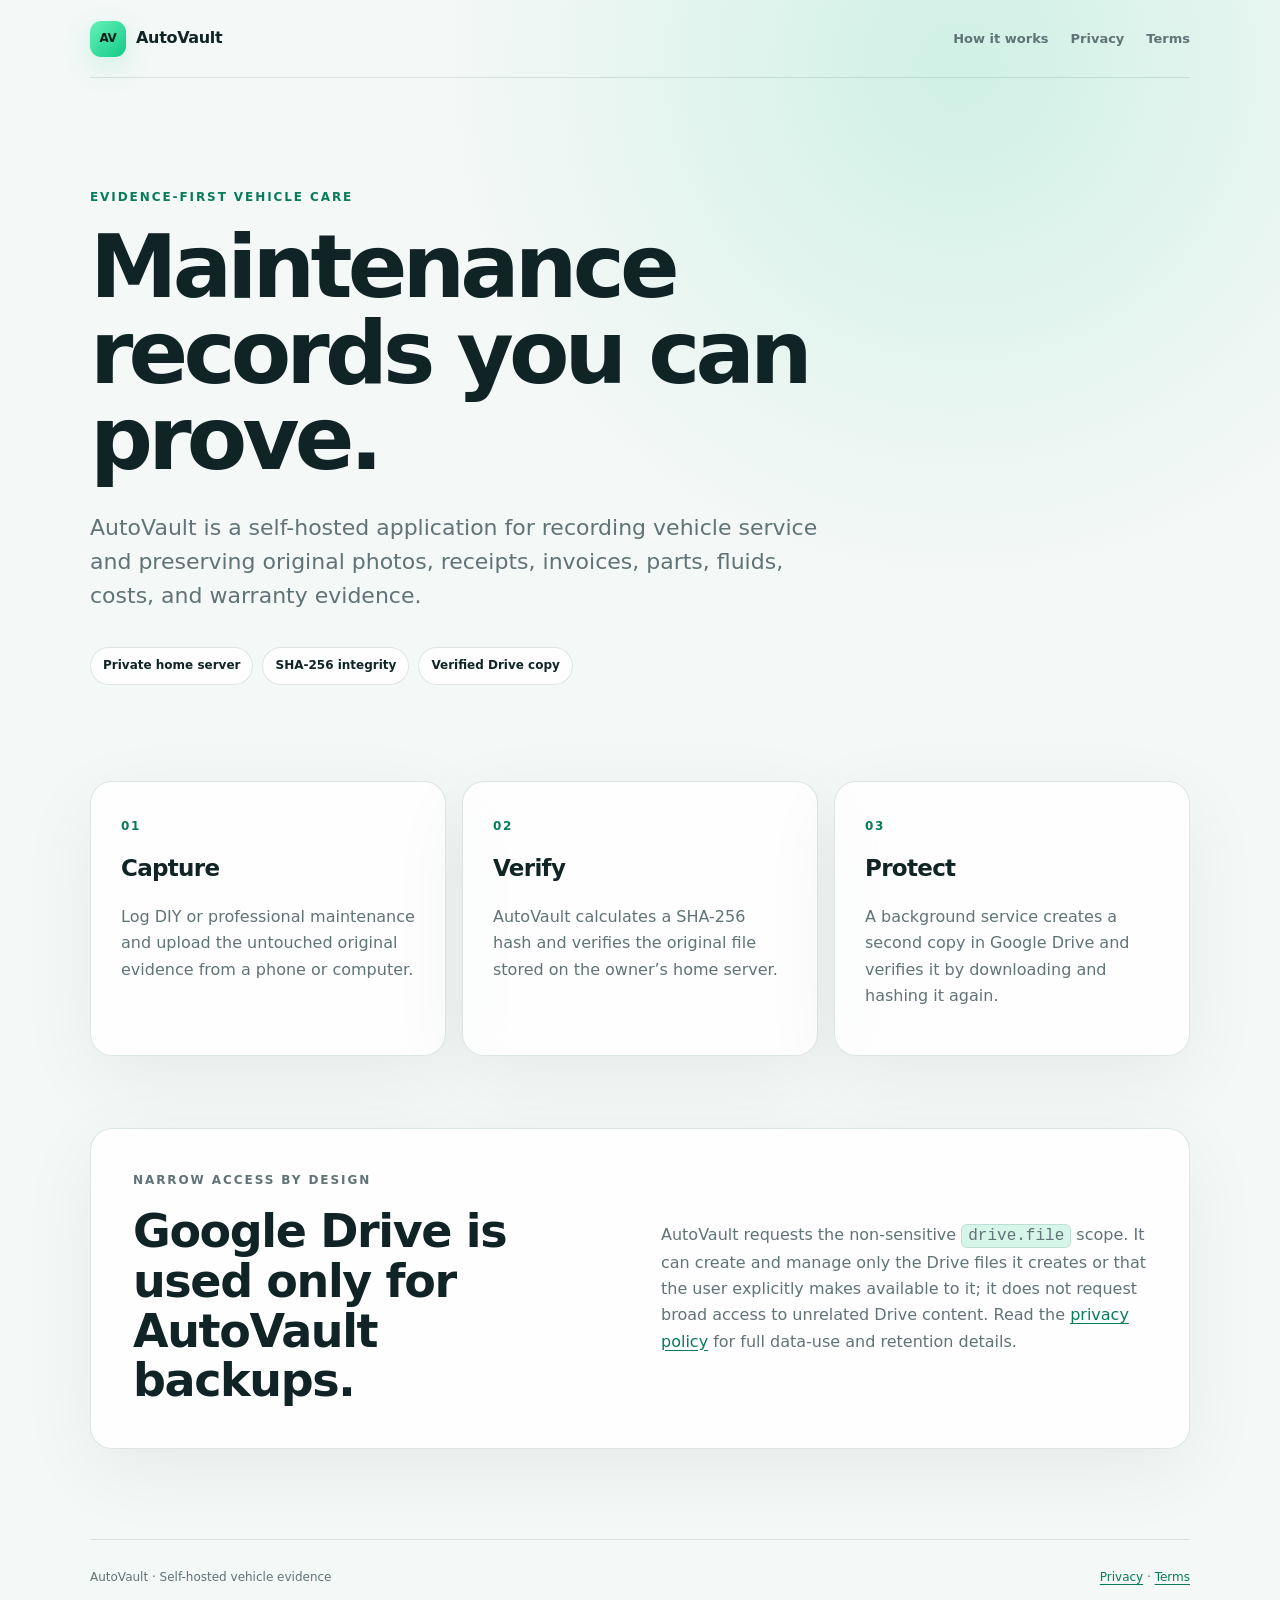
<file: index.html>
<!doctype html>
<html lang="en">
<head>
  <meta charset="utf-8">
  <meta name="viewport" content="width=device-width, initial-scale=1">
  <meta name="color-scheme" content="light dark">
  <meta name="description" content="AutoVault is a private, self-hosted vehicle maintenance and warranty-evidence application.">
  <title>AutoVault — Vehicle maintenance evidence</title>
  <link rel="stylesheet" href="styles.css">
</head>
<body>
  <header class="nav shell">
    <a class="brand" href="./" aria-label="AutoVault home"><span>AV</span> AutoVault</a>
    <nav aria-label="Site navigation"><a href="#how-it-works">How it works</a><a href="privacy.html">Privacy</a><a href="terms.html">Terms</a></nav>
  </header>
  <main>
    <section class="hero shell">
      <p class="eyebrow">Evidence-first vehicle care</p>
      <h1>Maintenance records you can prove.</h1>
      <p class="lede">AutoVault is a self-hosted application for recording vehicle service and preserving original photos, receipts, invoices, parts, fluids, costs, and warranty evidence.</p>
      <div class="pill-row"><span>Private home server</span><span>SHA-256 integrity</span><span>Verified Drive copy</span></div>
    </section>
    <section class="shell grid" id="how-it-works">
      <article><b>01</b><h2>Capture</h2><p>Log DIY or professional maintenance and upload the untouched original evidence from a phone or computer.</p></article>
      <article><b>02</b><h2>Verify</h2><p>AutoVault calculates a SHA-256 hash and verifies the original file stored on the owner’s home server.</p></article>
      <article><b>03</b><h2>Protect</h2><p>A background service creates a second copy in Google Drive and verifies it by downloading and hashing it again.</p></article>
    </section>
    <section class="shell trust">
      <div><p class="eyebrow">Narrow access by design</p><h2>Google Drive is used only for AutoVault backups.</h2></div>
      <p>AutoVault requests the non-sensitive <code>drive.file</code> scope. It can create and manage only the Drive files it creates or that the user explicitly makes available to it; it does not request broad access to unrelated Drive content. Read the <a href="privacy.html">privacy policy</a> for full data-use and retention details.</p>
    </section>
  </main>
  <footer class="shell"><span>AutoVault · Self-hosted vehicle evidence</span><span><a href="privacy.html">Privacy</a> · <a href="terms.html">Terms</a></span></footer>
</body>
</html>
</file>
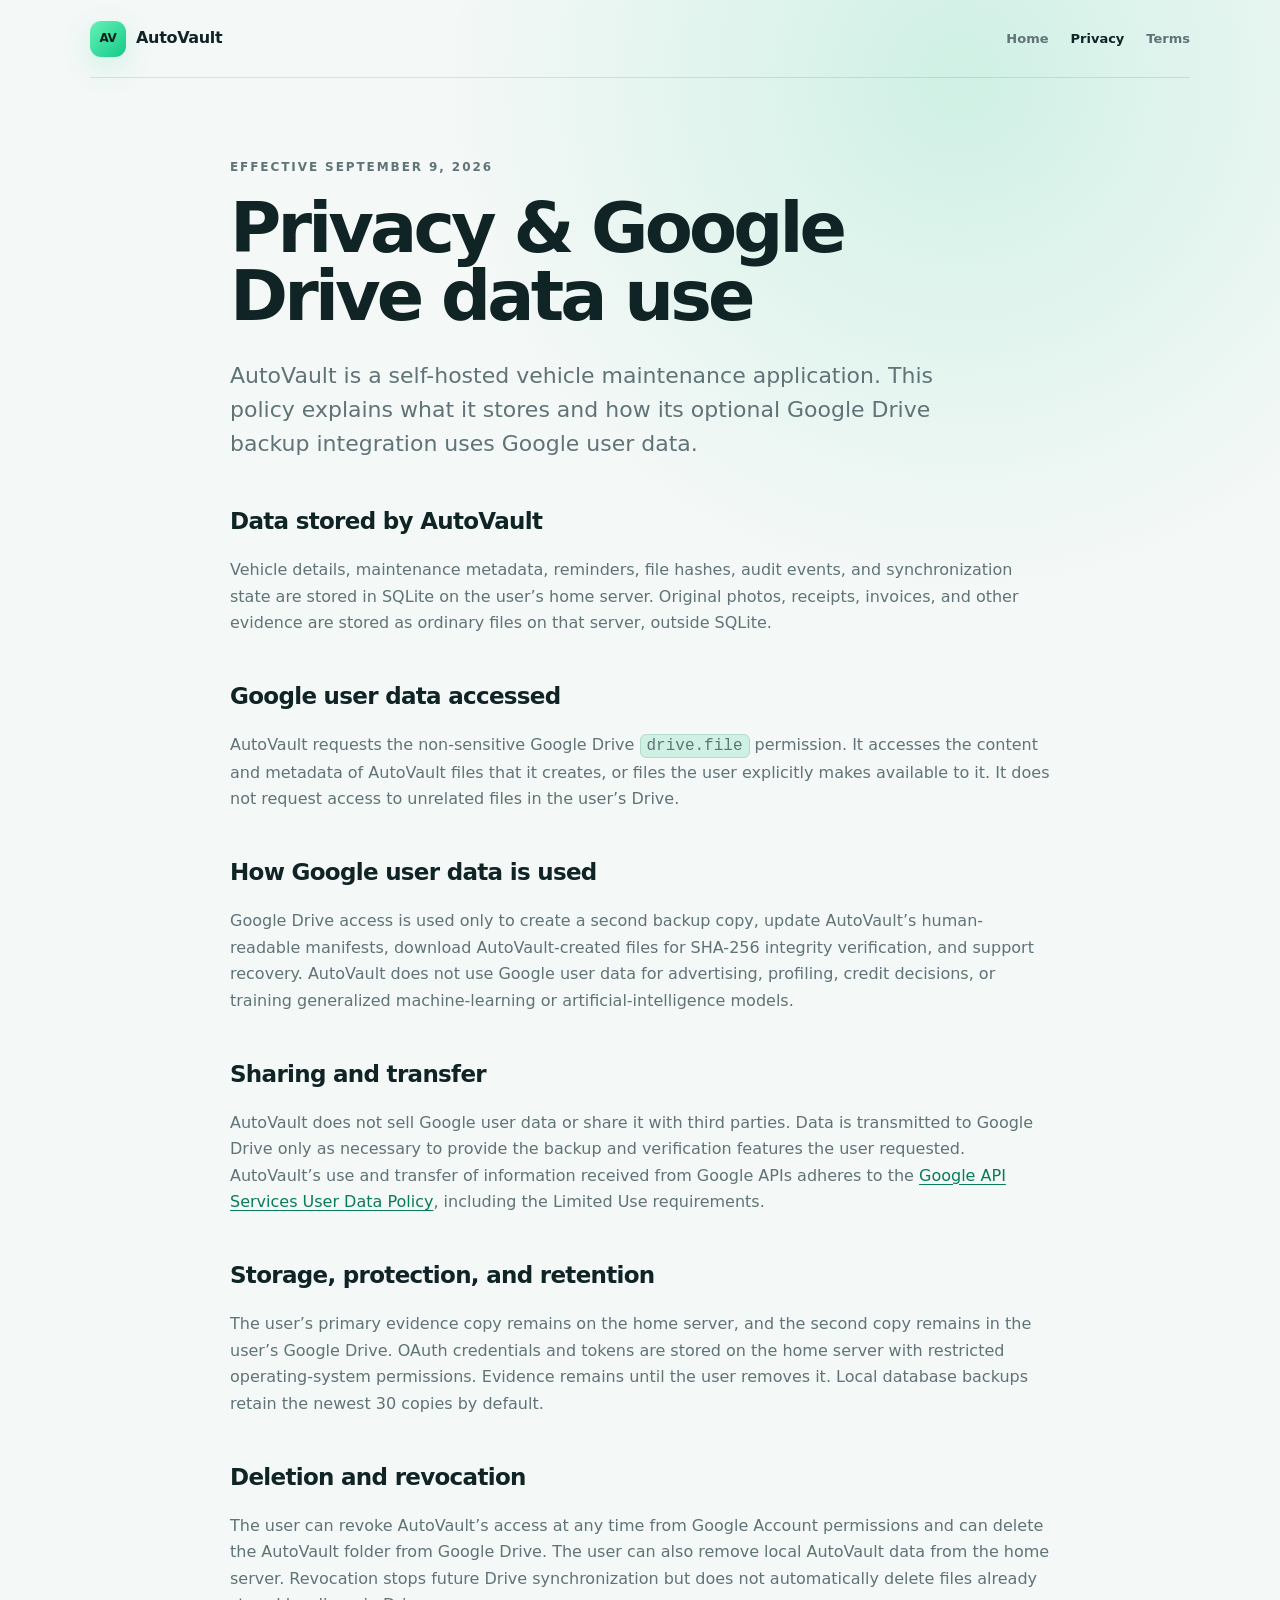
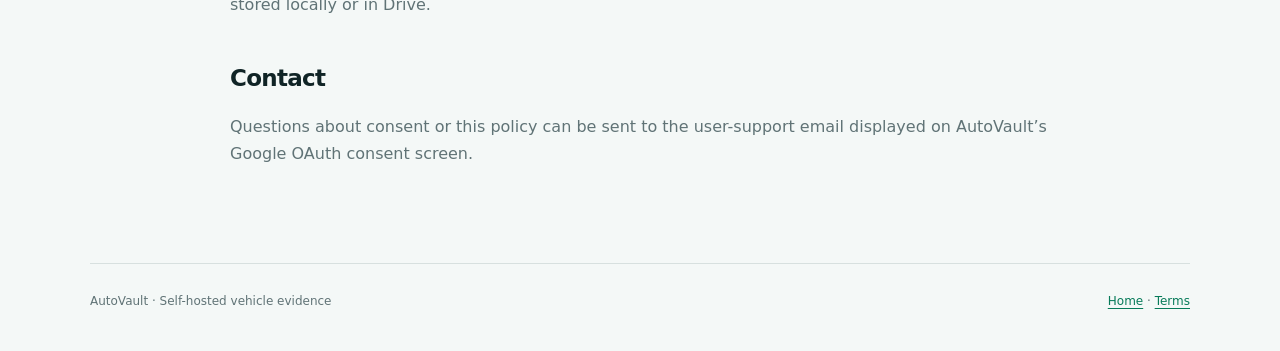
<file: privacy.html>
<!doctype html>
<html lang="en">
<head>
  <meta charset="utf-8">
  <meta name="viewport" content="width=device-width, initial-scale=1">
  <meta name="color-scheme" content="light dark">
  <meta name="description" content="AutoVault privacy policy and Google Drive data-use disclosure.">
  <title>Privacy — AutoVault</title>
  <link rel="stylesheet" href="styles.css">
</head>
<body>
  <header class="nav shell"><a class="brand" href="./"><span>AV</span> AutoVault</a><nav><a href="./">Home</a><a aria-current="page" href="privacy.html">Privacy</a><a href="terms.html">Terms</a></nav></header>
  <main class="shell policy">
    <p class="eyebrow">Effective September 9, 2026</p>
    <h1>Privacy & Google Drive data use</h1>
    <p class="lede">AutoVault is a self-hosted vehicle maintenance application. This policy explains what it stores and how its optional Google Drive backup integration uses Google user data.</p>

    <h2>Data stored by AutoVault</h2>
    <p>Vehicle details, maintenance metadata, reminders, file hashes, audit events, and synchronization state are stored in SQLite on the user’s home server. Original photos, receipts, invoices, and other evidence are stored as ordinary files on that server, outside SQLite.</p>

    <h2>Google user data accessed</h2>
    <p>AutoVault requests the non-sensitive Google Drive <code>drive.file</code> permission. It accesses the content and metadata of AutoVault files that it creates, or files the user explicitly makes available to it. It does not request access to unrelated files in the user’s Drive.</p>

    <h2>How Google user data is used</h2>
    <p>Google Drive access is used only to create a second backup copy, update AutoVault’s human-readable manifests, download AutoVault-created files for SHA-256 integrity verification, and support recovery. AutoVault does not use Google user data for advertising, profiling, credit decisions, or training generalized machine-learning or artificial-intelligence models.</p>

    <h2>Sharing and transfer</h2>
    <p>AutoVault does not sell Google user data or share it with third parties. Data is transmitted to Google Drive only as necessary to provide the backup and verification features the user requested. AutoVault’s use and transfer of information received from Google APIs adheres to the <a href="https://developers.google.com/terms/api-services-user-data-policy">Google API Services User Data Policy</a>, including the Limited Use requirements.</p>

    <h2>Storage, protection, and retention</h2>
    <p>The user’s primary evidence copy remains on the home server, and the second copy remains in the user’s Google Drive. OAuth credentials and tokens are stored on the home server with restricted operating-system permissions. Evidence remains until the user removes it. Local database backups retain the newest 30 copies by default.</p>

    <h2>Deletion and revocation</h2>
    <p>The user can revoke AutoVault’s access at any time from Google Account permissions and can delete the AutoVault folder from Google Drive. The user can also remove local AutoVault data from the home server. Revocation stops future Drive synchronization but does not automatically delete files already stored locally or in Drive.</p>

    <h2>Contact</h2>
    <p>Questions about consent or this policy can be sent to the user-support email displayed on AutoVault’s Google OAuth consent screen.</p>
  </main>
  <footer class="shell"><span>AutoVault · Self-hosted vehicle evidence</span><span><a href="./">Home</a> · <a href="terms.html">Terms</a></span></footer>
</body>
</html>
</file>
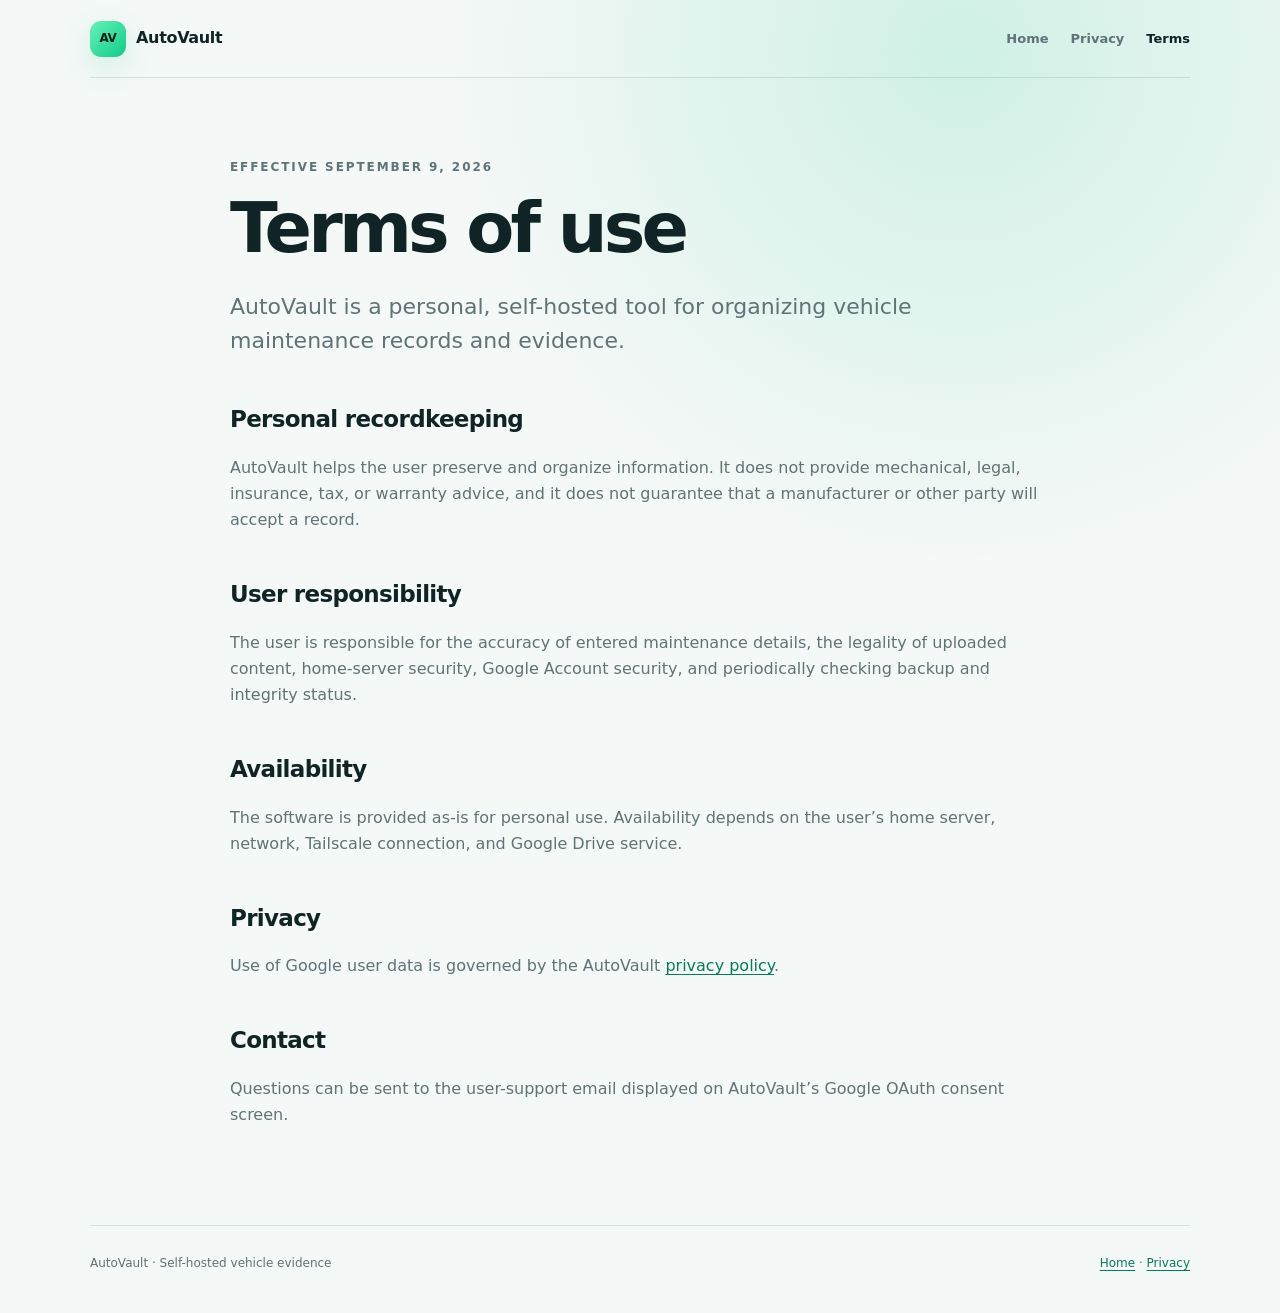
<file: terms.html>
<!doctype html>
<html lang="en">
<head>
  <meta charset="utf-8">
  <meta name="viewport" content="width=device-width, initial-scale=1">
  <meta name="color-scheme" content="light dark">
  <meta name="description" content="Terms of use for the personal AutoVault installation.">
  <title>Terms — AutoVault</title>
  <link rel="stylesheet" href="styles.css">
</head>
<body>
  <header class="nav shell"><a class="brand" href="./"><span>AV</span> AutoVault</a><nav><a href="./">Home</a><a href="privacy.html">Privacy</a><a aria-current="page" href="terms.html">Terms</a></nav></header>
  <main class="shell policy">
    <p class="eyebrow">Effective September 9, 2026</p>
    <h1>Terms of use</h1>
    <p class="lede">AutoVault is a personal, self-hosted tool for organizing vehicle maintenance records and evidence.</p>
    <h2>Personal recordkeeping</h2>
    <p>AutoVault helps the user preserve and organize information. It does not provide mechanical, legal, insurance, tax, or warranty advice, and it does not guarantee that a manufacturer or other party will accept a record.</p>
    <h2>User responsibility</h2>
    <p>The user is responsible for the accuracy of entered maintenance details, the legality of uploaded content, home-server security, Google Account security, and periodically checking backup and integrity status.</p>
    <h2>Availability</h2>
    <p>The software is provided as-is for personal use. Availability depends on the user’s home server, network, Tailscale connection, and Google Drive service.</p>
    <h2>Privacy</h2>
    <p>Use of Google user data is governed by the AutoVault <a href="privacy.html">privacy policy</a>.</p>
    <h2>Contact</h2>
    <p>Questions can be sent to the user-support email displayed on AutoVault’s Google OAuth consent screen.</p>
  </main>
  <footer class="shell"><span>AutoVault · Self-hosted vehicle evidence</span><span><a href="./">Home</a> · <a href="privacy.html">Privacy</a></span></footer>
</body>
</html>
</file>
<file: styles.css>
:root {
  color-scheme: light dark;
  --bg: #f4f8f7; --surface: rgba(255,255,255,.78); --ink: #102426; --muted: #607376;
  --line: rgba(17,63,61,.13); --accent: #12ca86; --accent-deep: #087b5a; --glow: rgba(18,202,134,.16);
}
@media (prefers-color-scheme: dark) {
  :root { --bg:#071012; --surface:rgba(14,29,31,.8); --ink:#eaf6f3; --muted:#96aaa8; --line:rgba(153,220,205,.14); --accent:#39e7a6; --accent-deep:#80f4c7; --glow:rgba(28,218,147,.13); }
}
* { box-sizing:border-box; }
html { scroll-behavior:smooth; }
body { margin:0; color:var(--ink); background:radial-gradient(circle at 75% 4%,var(--glow),transparent 32rem),var(--bg); font:500 16px/1.65 Inter,ui-sans-serif,system-ui,-apple-system,"Segoe UI",sans-serif; }
a { color:var(--accent-deep); text-underline-offset:3px; }
.shell { width:min(1100px,calc(100% - 40px)); margin-inline:auto; }
.nav { min-height:78px; display:flex; align-items:center; justify-content:space-between; gap:24px; border-bottom:1px solid var(--line); }
.brand { display:flex; align-items:center; gap:10px; color:var(--ink); text-decoration:none; font-weight:900; letter-spacing:-.02em; }
.brand span { display:grid; place-items:center; width:36px; height:36px; border-radius:11px; color:#052019; background:linear-gradient(135deg,#67f1ba,var(--accent)); box-shadow:0 10px 30px var(--glow); font-size:12px; }
nav { display:flex; gap:22px; }
nav a { color:var(--muted); text-decoration:none; font-size:13px; font-weight:750; }
nav a:hover,nav a[aria-current="page"] { color:var(--ink); }
.hero { padding:110px 0 72px; }
.eyebrow { margin:0 0 16px; color:var(--accent-deep); font-size:12px; font-weight:900; letter-spacing:.16em; text-transform:uppercase; }
h1 { max-width:850px; margin:0; font-size:clamp(44px,8vw,88px); line-height:.98; letter-spacing:-.055em; }
.lede { max-width:760px; margin:28px 0 0; color:var(--muted); font-size:clamp(17px,2.2vw,22px); line-height:1.55; }
.pill-row { display:flex; flex-wrap:wrap; gap:9px; margin-top:34px; }
.pill-row span { padding:8px 12px; border:1px solid var(--line); border-radius:999px; background:var(--surface); font-size:12px; font-weight:800; }
.grid { display:grid; grid-template-columns:repeat(3,1fr); gap:16px; padding:24px 0 72px; }
.grid article,.trust { border:1px solid var(--line); border-radius:22px; background:var(--surface); box-shadow:0 22px 80px rgba(0,0,0,.06); backdrop-filter:blur(16px); }
.grid article { padding:30px; }
.grid b { color:var(--accent-deep); font-size:12px; letter-spacing:.14em; }
h2 { margin:12px 0 8px; font-size:23px; letter-spacing:-.03em; }
.grid p,.trust p,.policy p { color:var(--muted); }
.trust { display:grid; grid-template-columns:1fr 1fr; gap:42px; align-items:center; padding:42px; margin-bottom:90px; }
.trust h2 { max-width:480px; margin:0; font-size:clamp(28px,4vw,46px); line-height:1.08; }
code { padding:2px 6px; border:1px solid var(--line); border-radius:6px; background:var(--glow); }
.policy { max-width:820px; padding:80px 0; }
.policy h1 { font-size:clamp(40px,7vw,70px); }
.policy h2 { margin-top:42px; }
footer { display:flex; justify-content:space-between; gap:20px; padding:28px 0 40px; border-top:1px solid var(--line); color:var(--muted); font-size:12px; }
@media (max-width:720px) {
  .shell { width:min(100% - 28px,1100px); }
  .nav { min-height:68px; }
  nav { gap:12px; }
  .hero { padding:76px 0 52px; }
  .grid,.trust { grid-template-columns:1fr; }
  .grid { padding-bottom:52px; }
  .trust { padding:26px; gap:12px; margin-bottom:60px; }
  footer { flex-direction:column; }
}
</file>
